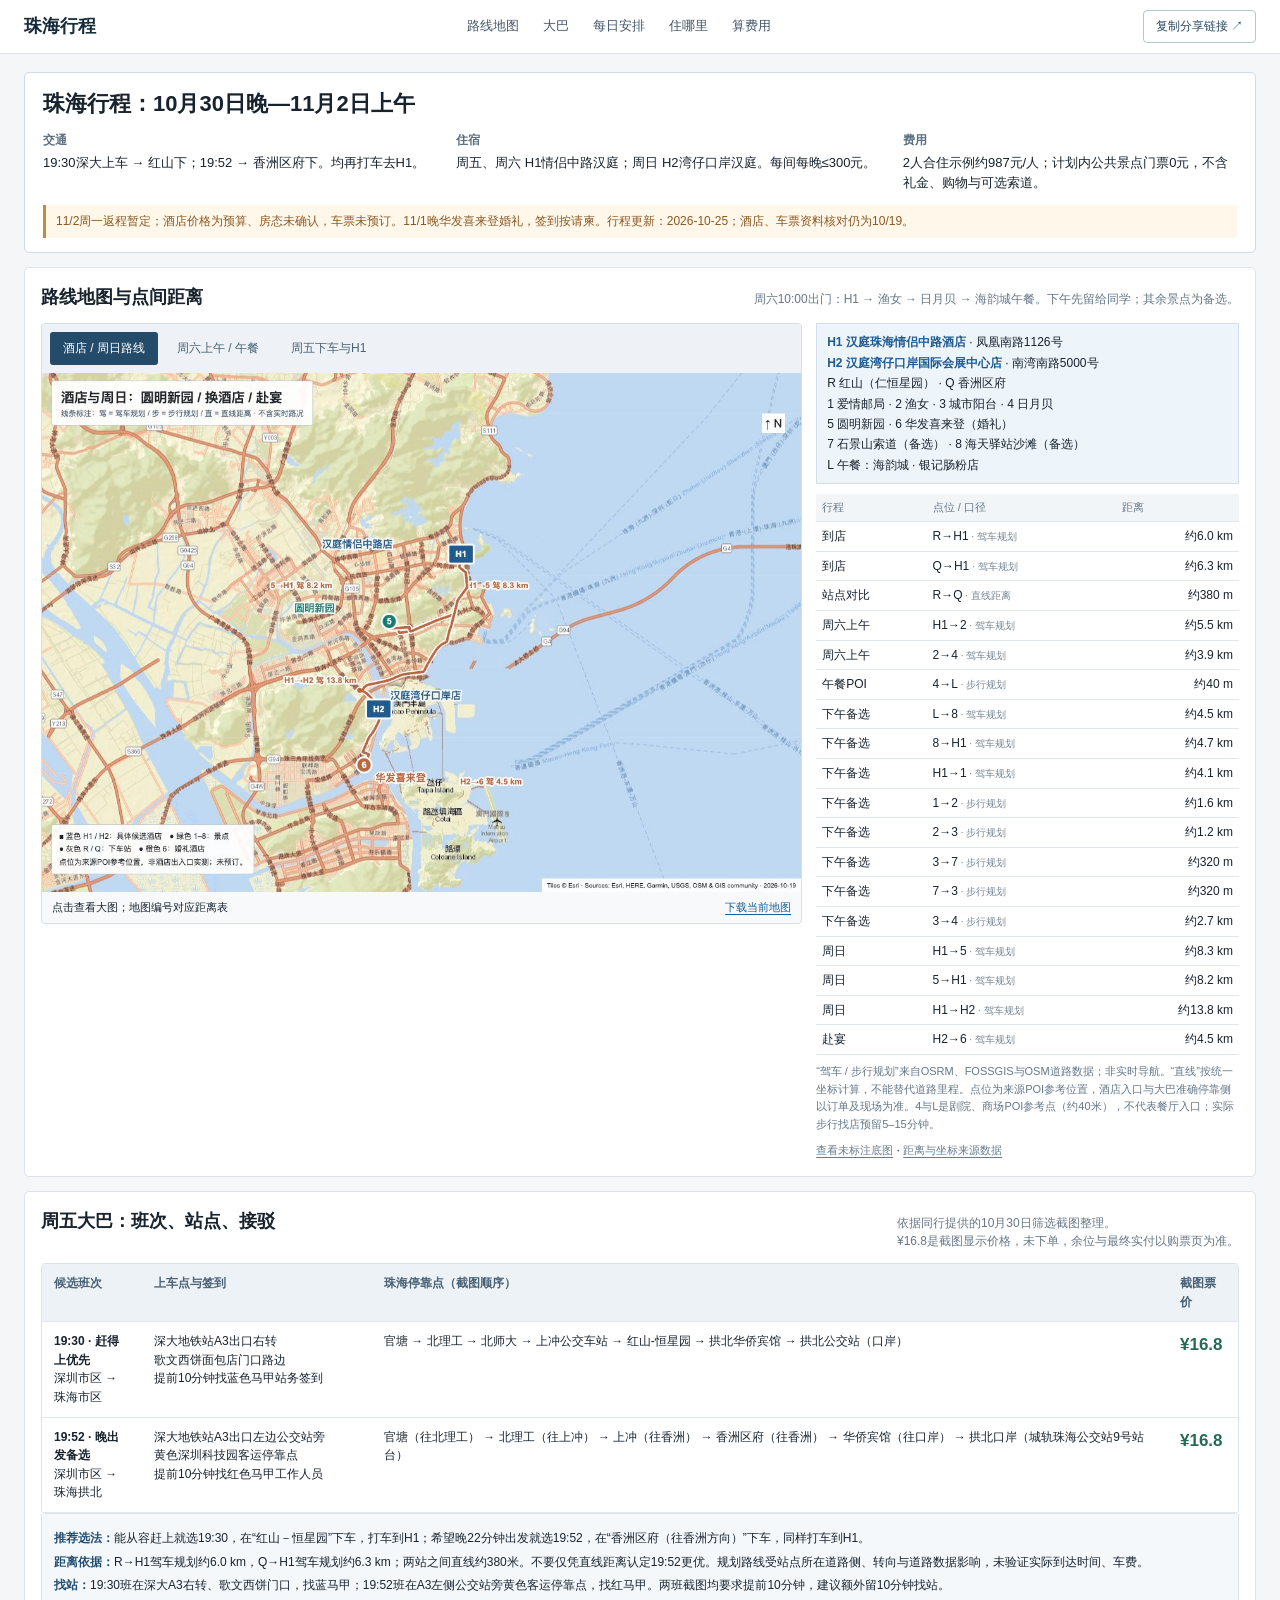
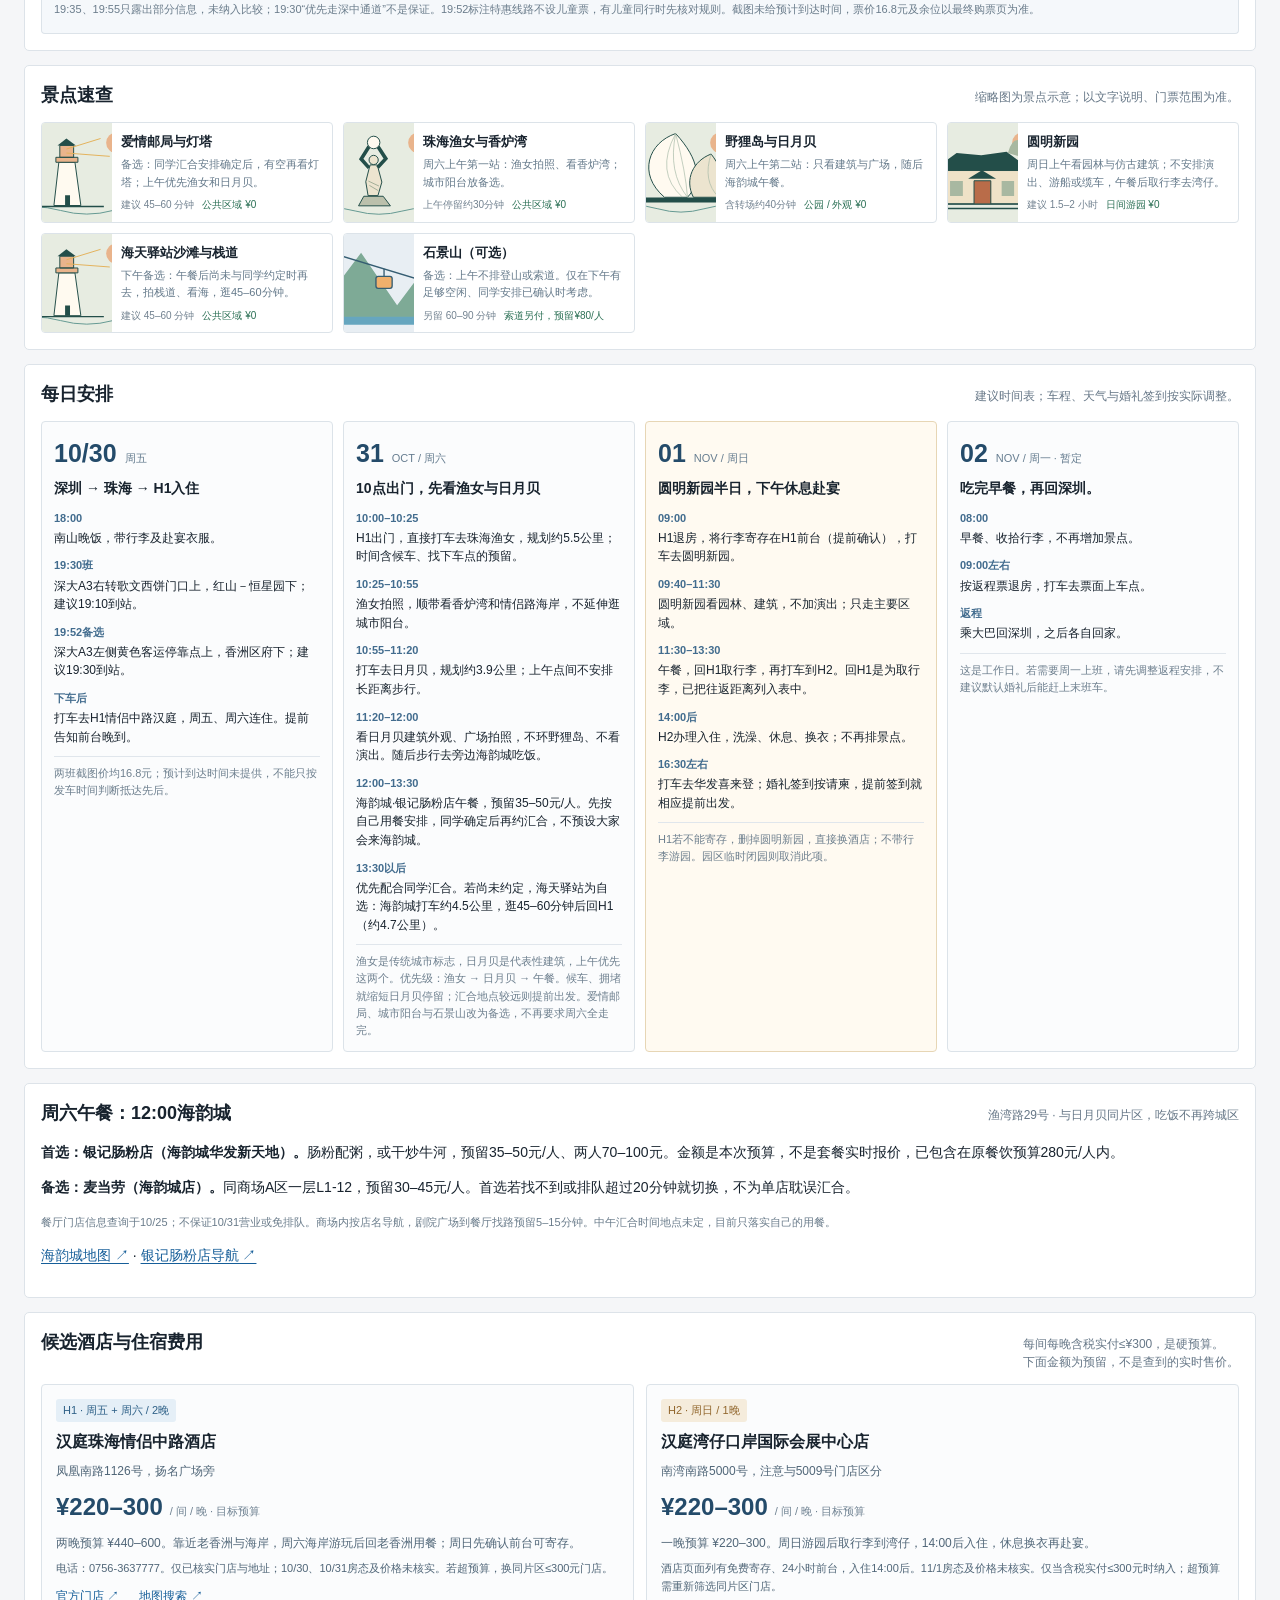
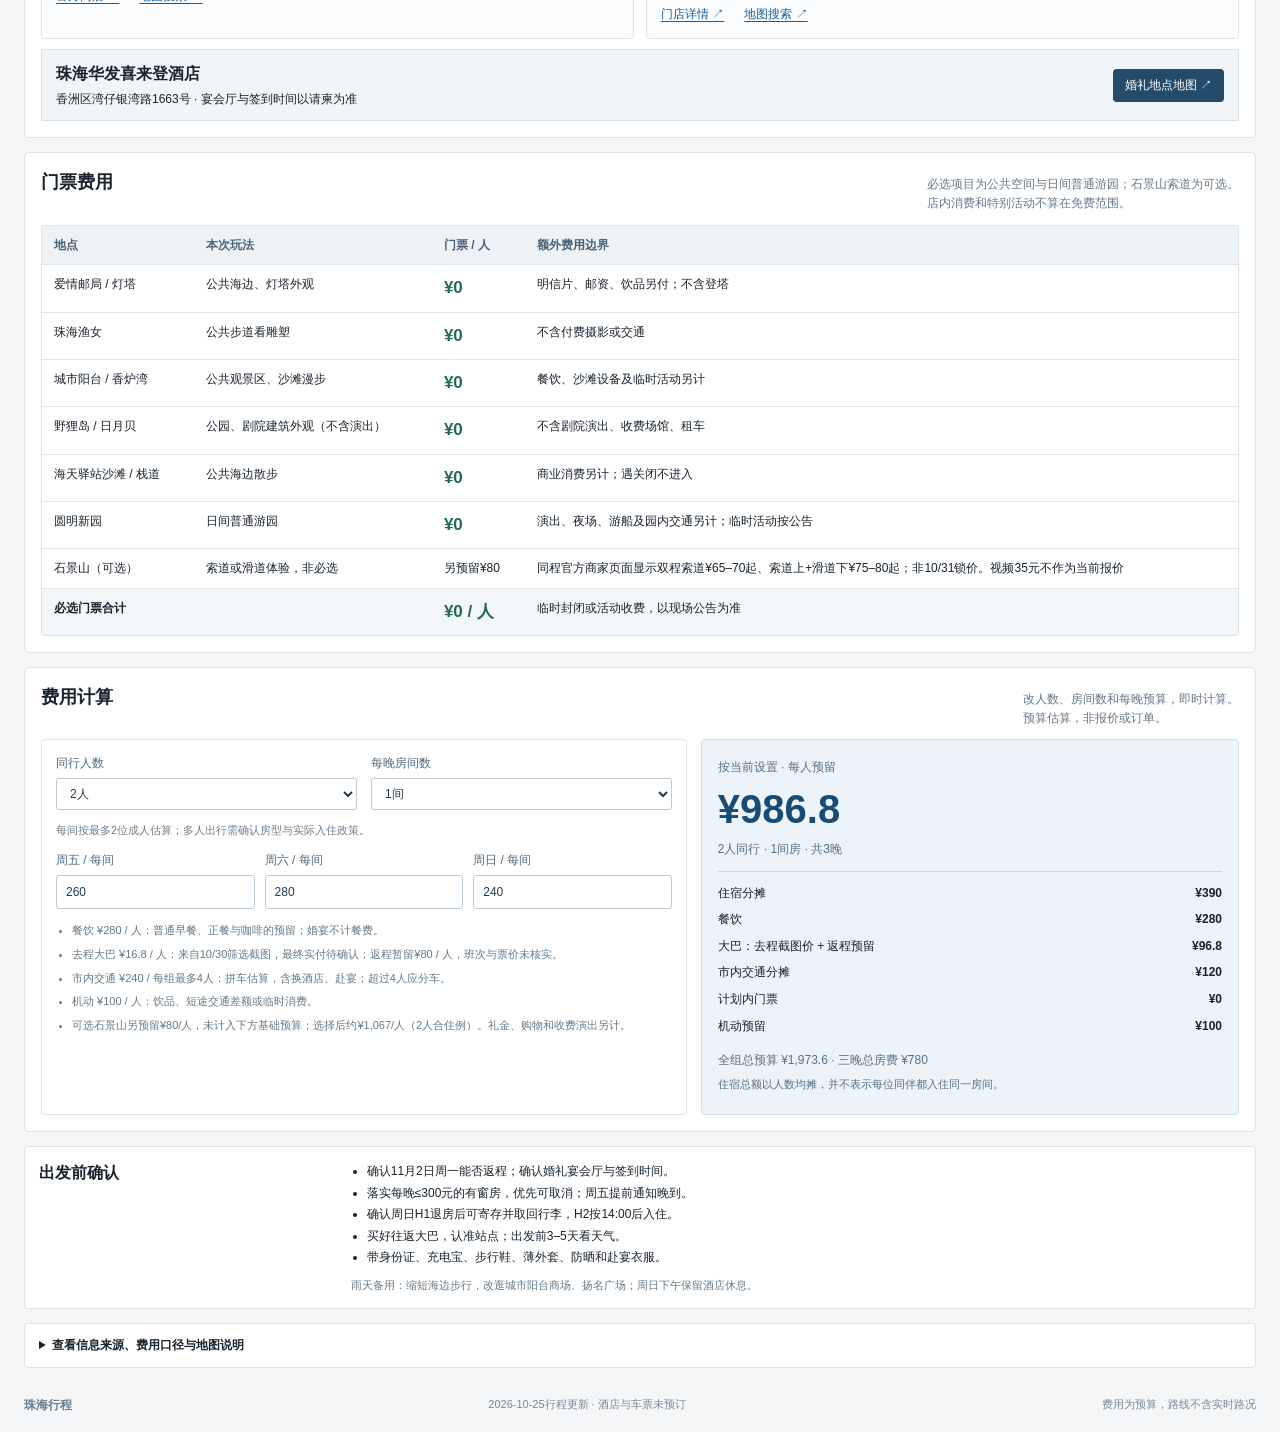
<file: index.html>
<!doctype html>
<html lang="zh-CN"><head><meta charset="utf-8"><meta name="viewport" content="width=device-width,initial-scale=1"><meta name="theme-color" content="#254c43"><meta name="description" content="2026年10月30日晚至11月2日，深圳出发的珠海周末旅行计划：真实地图截图与路线标记、景点示意、每晚300元以内住宿预算及费用计算。"><title>珠海行程｜10/30—11/2｜交通、酒店与距离</title><link rel="icon" href="assets/shell.svg" type="image/svg+xml"><link rel="stylesheet" href="style.css?v=20261025-am1"><script src="app.js?v=20261025-am1" defer></script></head>
<body><header><a class="brand" href="#">珠海行程</a><nav aria-label="页面导航"><a href="#route">路线地图</a><a href="#bus">大巴</a><a href="#days">每日安排</a><a href="#stay">住哪里</a><a href="#budget">算费用</a></nav><button class="share" id="share">复制分享链接 ↗</button></header>
<main><section class="summary-panel" aria-label="行程摘要"><h1>珠海行程：10月30日晚—11月2日上午</h1><div class="summary-grid"><p><b>交通</b>19:30深大上车 → 红山下；19:52 → 香洲区府下。均再打车去H1。</p><p><b>住宿</b>周五、周六 H1情侣中路汉庭；周日 H2湾仔口岸汉庭。每间每晚≤300元。</p><p><b>费用</b>2人合住示例约987元/人；计划内公共景点门票0元，不含礼金、购物与可选索道。</p></div><p class="summary-note">11/2周一返程暂定；酒店价格为预算、房态未确认，车票未预订。11/1晚华发喜来登婚礼，签到按请柬。行程更新：2026-10-25；酒店、车票资料核对仍为10/19。</p></section>
<section id="route"><div class="section-head"><h2>路线地图与点间距离</h2><p>周六10:00出门：H1 → 渔女 → 日月贝 → 海韵城午餐。下午先留给同学；其余景点为备选。</p></div><div class="map-layout"><div class="map-frame"><div class="tabs" role="group" aria-label="地图视图"><button class="active" data-map="overview" aria-pressed="true">酒店 / 周日路线</button><button data-map="coast" aria-pressed="false">周六上午 / 午餐</button><button data-map="arrival" aria-pressed="false">周五下车与H1</button></div><a id="map-open" href="assets/map-overview.jpg?v=20261025-am1" target="_blank" rel="noopener"><img id="route-map" src="assets/map-overview.jpg?v=20261025-am1" alt="珠海全程路线图，标注H1情侣中路汉庭、H2湾仔口岸汉庭、景点、婚礼地点与点间规划距离" width="1200" height="820"></a><div class="map-caption"><span>点击查看大图；地图编号对应距离表</span><a id="map-download" href="assets/map-overview.jpg?v=20261025-am1" download>下载当前地图</a></div></div><aside class="distance-panel"><div class="hotel-key"><b>H1 汉庭珠海情侣中路酒店</b> · 凤凰南路1126号<br><b>H2 汉庭湾仔口岸国际会展中心店</b> · 南湾南路5000号<br>R 红山（仁恒星园） · Q 香洲区府<br>1 爱情邮局 · 2 渔女 · 3 城市阳台 · 4 日月贝<br>5 圆明新园 · 6 华发喜来登（婚礼）<br>7 石景山索道（备选） · 8 海天驿站沙滩（备选）<br>L 午餐：海韵城 · 银记肠粉店</div><table class="distance-table"><thead><tr><th>行程</th><th>点位 / 口径</th><th>距离</th></tr></thead><tbody><tr><td>到店</td><td>R→H1<span class="route-mode"> · 驾车规划</span></td><td>约6.0 km</td></tr><tr><td>到店</td><td>Q→H1<span class="route-mode"> · 驾车规划</span></td><td>约6.3 km</td></tr><tr><td>站点对比</td><td>R→Q<span class="route-mode"> · 直线距离</span></td><td>约380 m</td></tr><tr><td>周六上午</td><td>H1→2<span class="route-mode"> · 驾车规划</span></td><td>约5.5 km</td></tr><tr><td>周六上午</td><td>2→4<span class="route-mode"> · 驾车规划</span></td><td>约3.9 km</td></tr><tr><td>午餐POI</td><td>4→L<span class="route-mode"> · 步行规划</span></td><td>约40 m</td></tr><tr><td>下午备选</td><td>L→8<span class="route-mode"> · 驾车规划</span></td><td>约4.5 km</td></tr><tr><td>下午备选</td><td>8→H1<span class="route-mode"> · 驾车规划</span></td><td>约4.7 km</td></tr><tr><td>下午备选</td><td>H1→1<span class="route-mode"> · 驾车规划</span></td><td>约4.1 km</td></tr><tr><td>下午备选</td><td>1→2<span class="route-mode"> · 步行规划</span></td><td>约1.6 km</td></tr><tr><td>下午备选</td><td>2→3<span class="route-mode"> · 步行规划</span></td><td>约1.2 km</td></tr><tr><td>下午备选</td><td>3→7<span class="route-mode"> · 步行规划</span></td><td>约320 m</td></tr><tr><td>下午备选</td><td>7→3<span class="route-mode"> · 步行规划</span></td><td>约320 m</td></tr><tr><td>下午备选</td><td>3→4<span class="route-mode"> · 步行规划</span></td><td>约2.7 km</td></tr><tr><td>周日</td><td>H1→5<span class="route-mode"> · 驾车规划</span></td><td>约8.3 km</td></tr><tr><td>周日</td><td>5→H1<span class="route-mode"> · 驾车规划</span></td><td>约8.2 km</td></tr><tr><td>周日</td><td>H1→H2<span class="route-mode"> · 驾车规划</span></td><td>约13.8 km</td></tr><tr><td>赴宴</td><td>H2→6<span class="route-mode"> · 驾车规划</span></td><td>约4.5 km</td></tr></tbody></table><p class="map-note">“驾车 / 步行规划”来自OSRM、FOSSGIS与OSM道路数据；非实时导航。“直线”按统一坐标计算，不能替代道路里程。点位为来源POI参考位置，酒店入口与大巴准确停靠侧以订单及现场为准。4与L是剧院、商场POI参考点（约40米），不代表餐厅入口；实际步行找店预留5–15分钟。</p><a class="small" href="map-base.html">查看未标注底图</a> · <a class="small" href="assets/route-data.json" target="_blank" rel="noopener">距离与坐标来源数据</a></aside></div></section>
<section id="bus"><div class="section-head"><div><h2>周五大巴：班次、站点、接驳</h2></div><p>依据同行提供的10月30日筛选截图整理。<br>¥16.8是截图显示价格，未下单，余位与最终实付以购票页为准。</p></div><div class="table-wrap"><table class="bus-table"><thead><tr><th>候选班次</th><th>上车点与签到</th><th>珠海停靠点（截图顺序）</th><th>截图票价</th></tr></thead><tbody><tr><td><b>19:30 · 赶得上优先</b><br>深圳市区 → 珠海市区</td><td>深大地铁站A3出口右转<br>歌文西饼面包店门口路边<br>提前10分钟找蓝色马甲站务签到</td><td>官塘 → 北理工 → 北师大 → 上冲公交车站 → 红山-恒星园 → 拱北华侨宾馆 → 拱北公交站（口岸）</td><td class="free">¥16.8</td></tr><tr><td><b>19:52 · 晚出发备选</b><br>深圳市区 → 珠海拱北</td><td>深大地铁站A3出口左边公交站旁<br>黄色深圳科技园客运停靠点<br>提前10分钟找红色马甲工作人员</td><td>官塘（往北理工） → 北理工（往上冲） → 上冲（往香洲） → 香洲区府（往香洲） → 华侨宾馆（往口岸） → 拱北口岸（城轨珠海公交站9号站台）</td><td class="free">¥16.8</td></tr></tbody></table></div><div class="bus-note"><p><strong>推荐选法：</strong>能从容赶上就选19:30，在“红山－恒星园”下车，打车到H1；希望晚22分钟出发就选19:52，在“香洲区府（往香洲方向）”下车，同样打车到H1。</p><p><strong>距离依据：</strong>R→H1驾车规划约6.0 km，Q→H1驾车规划约6.3 km；两站之间直线约380米。不要仅凭直线距离认定19:52更优。规划路线受站点所在道路侧、转向与道路数据影响，未验证实际到达时间、车费。</p><p><strong>找站：</strong>19:30班在深大A3右转、歌文西饼门口，找蓝马甲；19:52班在A3左侧公交站旁黄色客运停靠点，找红马甲。两班截图均要求提前10分钟，建议额外留10分钟找站。</p><p class="small">19:35、19:55只露出部分信息，未纳入比较；19:30“优先走深中通道”不是保证。19:52标注特惠线路不设儿童票，有儿童同行时先核对规则。截图未给预计到达时间，票价16.8元及余位以最终购票页为准。</p></div></section>
<section id="spots"><div class="section-head"><div><h2>景点速查</h2></div><p>缩略图为景点示意；以文字说明、门票范围为准。</p></div><div class="spot-grid">
<article class="spot"><img src="assets/lighthouse.svg" alt="爱情邮局白色灯塔轮廓示意" loading="lazy"><div><h3>爱情邮局与灯塔</h3><p>备选：同学汇合安排确定后，有空再看灯塔；上午优先渔女和日月贝。</p><div class="spot-foot"><span>建议 45–60 分钟</span><b>公共区域 ¥0</b></div></div></article>
<article class="spot"><img src="assets/fisher.svg" alt="珠海渔女举珠雕塑轮廓示意" loading="lazy"><div><h3>珠海渔女与香炉湾</h3><p>周六上午第一站：渔女拍照、看香炉湾；城市阳台放备选。</p><div class="spot-foot"><span>上午停留约30分钟</span><b>公共区域 ¥0</b></div></div></article>
<article class="spot"><img src="assets/shell.svg" alt="日月贝歌剧院双贝壳轮廓示意" loading="lazy"><div><h3>野狸岛与日月贝</h3><p>周六上午第二站：只看建筑与广场，随后海韵城午餐。</p><div class="spot-foot"><span>含转场约40分钟</span><b>公园 / 外观 ¥0</b></div></div></article>
<article class="spot"><img src="assets/village.svg" alt="仿古院落轮廓示意（非圆明新园实景）" loading="lazy"><div><h3>圆明新园</h3><p>周日上午看园林与仿古建筑；不安排演出、游船或缆车，午餐后取行李去湾仔。</p><div class="spot-foot"><span>建议 1.5–2 小时</span><b>日间游园 ¥0</b></div></div></article>
<article class="spot"><img src="assets/lighthouse.svg" alt="海岸示意（非海天栈道实景）" loading="lazy"><div><h3>海天驿站沙滩与栈道</h3><p>下午备选：午餐后尚未与同学约定时再去，拍栈道、看海，逛45–60分钟。</p><div class="spot-foot"><span>建议 45–60 分钟</span><b>公共区域 ¥0</b></div></div></article><article class="spot"><img src="assets/mountain.svg" alt="石景山观景与索道轮廓示意" loading="lazy"><div><h3>石景山（可选）</h3><p>备选：上午不排登山或索道。仅在下午有足够空闲、同学安排已确认时考虑。</p><div class="spot-foot"><span>另留 60–90 分钟</span><b>索道另付，预留¥80/人</b></div></div></article></div></section>
<section id="days"><div class="section-head"><div><h2>每日安排</h2></div><p>建议时间表；车程、天气与婚礼签到按实际调整。</p></div><div class="day-grid">
<article class="day"><div class="day-date"><strong>10/30</strong><span>周五</span></div><h3>深圳 → 珠海 → H1入住</h3><ul><li><time>18:00</time><div>南山晚饭，带行李及赴宴衣服。</div></li><li><time>19:30班</time><div>深大A3右转歌文西饼门口上，红山－恒星园下；建议19:10到站。</div></li><li><time>19:52备选</time><div>深大A3左侧黄色客运停靠点上，香洲区府下；建议19:30到站。</div></li><li><time>下车后</time><div>打车去H1情侣中路汉庭，周五、周六连住。提前告知前台晚到。</div></li></ul><p class="day-tip">两班截图价均16.8元；预计到达时间未提供，不能只按发车时间判断抵达先后。</p></article>
<article class="day"><div class="day-date"><strong>31</strong><span>OCT / 周六</span></div><h3>10点出门，先看渔女与日月贝</h3><ul><li><time>10:00–10:25</time><div>H1出门，直接打车去珠海渔女，规划约5.5公里；时间含候车、找下车点的预留。</div></li><li><time>10:25–10:55</time><div>渔女拍照，顺带看香炉湾和情侣路海岸，不延伸逛城市阳台。</div></li><li><time>10:55–11:20</time><div>打车去日月贝，规划约3.9公里；上午点间不安排长距离步行。</div></li><li><time>11:20–12:00</time><div>看日月贝建筑外观、广场拍照，不环野狸岛、不看演出。随后步行去旁边海韵城吃饭。</div></li><li><time>12:00–13:30</time><div>海韵城·银记肠粉店午餐，预留35–50元/人。先按自己用餐安排，同学确定后再约汇合，不预设大家会来海韵城。</div></li><li><time>13:30以后</time><div>优先配合同学汇合。若尚未约定，海天驿站为自选：海韵城打车约4.5公里，逛45–60分钟后回H1（约4.7公里）。</div></li></ul><p class="day-tip">渔女是传统城市标志，日月贝是代表性建筑，上午优先这两个。优先级：渔女 → 日月贝 → 午餐。候车、拥堵就缩短日月贝停留；汇合地点较远则提前出发。爱情邮局、城市阳台与石景山改为备选，不再要求周六全走完。</p></article>
<article class="day wedding-day"><div class="day-date"><strong>01</strong><span>NOV / 周日</span></div><h3>圆明新园半日，下午休息赴宴</h3><ul><li><time>09:00</time><div>H1退房，将行李寄存在H1前台（提前确认），打车去圆明新园。</div></li><li><time>09:40–11:30</time><div>圆明新园看园林、建筑，不加演出；只走主要区域。</div></li><li><time>11:30–13:30</time><div>午餐，回H1取行李，再打车到H2。回H1是为取行李，已把往返距离列入表中。</div></li><li><time>14:00后</time><div>H2办理入住，洗澡、休息、换衣；不再排景点。</div></li><li><time>16:30左右</time><div>打车去华发喜来登；婚礼签到按请柬，提前签到就相应提前出发。</div></li></ul><p class="day-tip">H1若不能寄存，删掉圆明新园，直接换酒店；不带行李游园。园区临时闭园则取消此项。</p></article>
<article class="day"><div class="day-date"><strong>02</strong><span>NOV / 周一 · 暂定</span></div><h3>吃完早餐，再回深圳。</h3><ul><li><time>08:00</time><div>早餐、收拾行李，不再增加景点。</div></li><li><time>09:00左右</time><div>按返程票退房，打车去票面上车点。</div></li><li><time>返程</time><div>乘大巴回深圳，之后各自回家。</div></li></ul><p class="day-tip">这是工作日。若需要周一上班，请先调整返程安排，不建议默认婚礼后能赶上末班车。</p></article>
</div></section>
<section id="lunch"><div class="section-head"><h2>周六午餐：12:00海韵城</h2><p>渔湾路29号 · 与日月贝同片区，吃饭不再跨城区</p></div><p><b>首选：银记肠粉店（海韵城华发新天地）。</b>肠粉配粥，或干炒牛河，预留35–50元/人、两人70–100元。金额是本次预算，不是套餐实时报价，已包含在原餐饮预算280元/人内。</p><p><b>备选：麦当劳（海韵城店）。</b>同商场A区一层L1-12，预留30–45元/人。首选若找不到或排队超过20分钟就切换，不为单店耽误汇合。</p><p class="small">餐厅门店信息查询于10/25；不保证10/31营业或免排队。商场内按店名导航，剧院广场到餐厅找路预留5–15分钟。中午汇合时间地点未定，目前只落实自己的用餐。</p><p><a href="https://www.amap.com/place/B0FFI4GTSH" target="_blank" rel="noopener">海韵城地图 ↗</a> · <a href="https://www.amap.com/search?query=银记肠粉海韵城华发新天地" target="_blank" rel="noopener">银记肠粉店导航 ↗</a></p></section>
<section id="stay"><div class="section-head"><div><h2>候选酒店与住宿费用</h2></div><p>每间每晚含税实付≤¥300，是硬预算。<br>下面金额为预留，不是查到的实时售价。</p></div><div class="stay-grid"><article class="stay-card"><span class="pill">H1 · 周五 + 周六 / 2晚</span><h3>汉庭珠海情侣中路酒店</h3><p>凤凰南路1126号，扬名广场旁</p><div class="price">¥220–300<span>/ 间 / 晚 · 目标预算</span></div><p>两晚预算 ¥440–600。靠近老香洲与海岸，周六海岸游玩后回老香洲用餐；周日先确认前台可寄存。</p><p class="small">电话：0756-3637777。仅已核实门店与地址；10/30、10/31房态及价格未核实。若超预算，换同片区≤300元门店。</p><div class="stay-links"><a href="https://m.huazhu.com/Hotel/Detail/5190003" target="_blank" rel="noopener">官方门店 ↗</a><a href="https://www.amap.com/search?query=汉庭珠海情侣中路酒店" target="_blank" rel="noopener">地图搜索 ↗</a></div></article><article class="stay-card"><span class="pill orange">H2 · 周日 / 1晚</span><h3>汉庭湾仔口岸国际会展中心店</h3><p>南湾南路5000号，注意与5009号门店区分</p><div class="price">¥220–300<span>/ 间 / 晚 · 目标预算</span></div><p>一晚预算 ¥220–300。周日游园后取行李到湾仔，14:00后入住，休息换衣再赴宴。</p><p class="small">酒店页面列有免费寄存、24小时前台，入住14:00后。11/1房态及价格未核实。仅当含税实付≤300元时纳入；超预算需重新筛选同片区门店。</p><div class="stay-links"><a href="https://hotels.corporatetravel.ctrip.com/hotels/131944009.html" target="_blank" rel="noopener">门店详情 ↗</a><a href="https://www.amap.com/search?query=汉庭酒店珠海湾仔口岸国际会展中心店南湾南路5000号" target="_blank" rel="noopener">地图搜索 ↗</a></div></article></div><div class="wedding-banner"><div><h3>珠海华发喜来登酒店</h3><p>香洲区湾仔银湾路1663号 · 宴会厅与签到时间以请柬为准</p></div><a class="button" href="https://www.amap.com/place/B0FFFEIYX7" target="_blank" rel="noopener">婚礼地点地图 ↗</a></div></section>
<section id="tickets"><div class="section-head"><div><h2>门票费用</h2></div><p>必选项目为公共空间与日间普通游园；石景山索道为可选。<br>店内消费和特别活动不算在免费范围。</p></div><div class="table-wrap"><table><thead><tr><th>地点</th><th>本次玩法</th><th>门票 / 人</th><th>额外费用边界</th></tr></thead><tbody><tr><td>爱情邮局 / 灯塔</td><td>公共海边、灯塔外观</td><td class="free">¥0</td><td>明信片、邮资、饮品另付；不含登塔</td></tr><tr><td>珠海渔女</td><td>公共步道看雕塑</td><td class="free">¥0</td><td>不含付费摄影或交通</td></tr><tr><td>城市阳台 / 香炉湾</td><td>公共观景区、沙滩漫步</td><td class="free">¥0</td><td>餐饮、沙滩设备及临时活动另计</td></tr><tr><td>野狸岛 / 日月贝</td><td>公园、剧院建筑外观（不含演出）</td><td class="free">¥0</td><td>不含剧院演出、收费场馆、租车</td></tr><tr><td>海天驿站沙滩 / 栈道</td><td>公共海边散步</td><td class="free">¥0</td><td>商业消费另计；遇关闭不进入</td></tr><tr><td>圆明新园</td><td>日间普通游园</td><td class="free">¥0</td><td>演出、夜场、游船及园内交通另计；临时活动按公告</td></tr><tr><td>石景山（可选）</td><td>索道或滑道体验，非必选</td><td>另预留¥80</td><td>同程官方商家页面显示双程索道¥65–70起、索道上+滑道下¥75–80起；非10/31锁价。视频35元不作为当前报价</td></tr></tbody><tfoot><tr><th colspan="2">必选门票合计</th><td class="free">¥0 / 人</td><td>临时封闭或活动收费，以现场公告为准</td></tr></tfoot></table></div></section>
<section id="budget"><div class="section-head"><div><h2>费用计算</h2></div><p>改人数、房间数和每晚预算，即时计算。<br>预算估算，非报价或订单。</p></div><div class="budget-layout"><div class="budget-controls"><div class="control-row"><label>同行人数<select id="people"><option value="1">1人</option><option value="2" selected>2人</option><option value="3">3人</option><option value="4">4人</option></select></label><label>每晚房间数<select id="rooms"><option value="1" selected>1间</option><option value="2">2间</option><option value="3">3间</option><option value="4">4间</option></select></label></div><p class="small">每间按最多2位成人估算；多人出行需确认房型与实际入住政策。</p><div class="night-inputs"><label>周五 / 每间<input id="fri" type="number" min="0" max="300" value="260" step="10"></label><label>周六 / 每间<input id="sat" type="number" min="0" max="300" value="280" step="10"></label><label>周日 / 每间<input id="sun" type="number" min="0" max="300" value="240" step="10"></label></div><p id="budget-warning" role="status" class="warning" hidden></p><ul class="assumptions"><li>餐饮 ¥280 / 人：普通早餐、正餐与咖啡的预留；婚宴不计餐费。</li><li>去程大巴 ¥16.8 / 人：来自10/30筛选截图，最终实付待确认；返程暂留¥80 / 人，班次与票价未核实。</li><li>市内交通 ¥240 / 每组最多4人：拼车估算，含换酒店、赴宴；超过4人应分车。</li><li>机动 ¥100 / 人：饮品、短途交通差额或临时消费。</li><li>可选石景山另预留¥80/人，未计入下方基础预算；选择后约¥1,067/人（2人合住例）。礼金、购物和收费演出另计。</li></ul></div><div class="budget-result" aria-live="polite"><span>按当前设置 · 每人预留</span><div class="total" id="per-person">¥986.8</div><p id="summary">2人同行 · 1间房 · 共3晚</p><dl><div><dt>住宿分摊</dt><dd id="room-share">¥390</dd></div><div><dt>餐饮</dt><dd>¥280</dd></div><div><dt>大巴：去程截图价 + 返程预留</dt><dd>¥96.8</dd></div><div><dt>市内交通分摊</dt><dd id="taxi-share">¥120</dd></div><div><dt>计划内门票</dt><dd>¥0</dd></div><div><dt>机动预留</dt><dd>¥100</dd></div></dl><p id="group-total">全组总预算 ¥1,973.6 · 三晚总房费 ¥780</p><p class="small">住宿总额以人数均摊，并不表示每位同伴都入住同一房间。</p></div></div></section>
<section class="prep"><div><h2>出发前确认</h2></div><div><ul><li>确认11月2日周一能否返程；确认婚礼宴会厅与签到时间。</li><li>落实每晚≤300元的有窗房，优先可取消；周五提前通知晚到。</li><li>确认周日H1退房后可寄存并取回行李，H2按14:00后入住。</li><li>买好往返大巴，认准站点；出发前3–5天看天气。</li><li>带身份证、充电宝、步行鞋、薄外套、防晒和赴宴衣服。</li></ul><p>雨天备用：缩短海边步行，改逛城市阳台商场、扬名广场；周日下午保留酒店休息。</p></div></section>
<details class="sources"><summary>查看信息来源、费用口径与地图说明</summary><div><p>行程调整：2026-10-25；餐厅资料查询：10/25；酒店与既有票务资料核对：10/19。酒店是推荐候选，预算不是实时询价；车次、票价、天气、景点当日开放仍需出发前确认。</p><ul><li>渔女与日月贝选作上午地标：<a href="https://gd.spb.gov.cn/gdsyzglj/c100057/c100061/202604/9c30d4697d2844d5b480172d92b69ea8.shtml">广东省邮政管理局城市地标介绍</a>。餐厅位置：<a href="https://www.openrice.com/zh-cn/zhuhai/l-%E6%B5%B7%E9%9F%B5%E5%9F%8E%E5%8D%8E%E5%8F%91%E6%96%B0%E5%A4%A9%E5%9C%B0-l32230">海韵城商户目录</a>（含银记）；<a href="https://www.mcdonalds.com.cn/page/giftcard-available-stores">麦当劳官方门店地址</a>。餐费为预算，非菜单报价。</li><li><a href="https://www.xiaohongshu.com/discovery/item/69c1792400000000230178bc">小红书参考视频</a>：已核对字幕与画面，按婚礼约束改编；视频、截图未转载。</li><li><a href="https://m.zh.bendibao.com/tour/81270.shtm">圆明新园日间免费及收费项目说明</a>（2026-02-28，来源标注圆明新园）；<a href="https://m.ly.com/scenery_1/detail/?sceneryId=665037">同程官方商家索道票参考</a>，仅为查询时页面起价。</li><li><a href="https://m.city8.com/zh/transport/85brjy705w3ab064ca" target="_blank" rel="noopener">香洲区府站位置参考</a>；结合酒店实际坐标对比R、Q下车点；道路里程为规划服务估算，不能由直线距离判定19:52更优。</li><li>酒店H1坐标来自华住官方门店页面；H2来自携程页面的BD-09酒店位置。坐标统一转换为WGS84，原始坐标与来源保存在<a href="assets/route-data.json">来源数据</a>。</li><li>路线规划：<a href="https://project-osrm.org/">OSRM</a>（驾车）、<a href="https://routing.openstreetmap.de/">FOSSGIS</a>（步行），底层为OSM道路数据；不含实时路况。城市阳台使用东区停车场POI作为集合位置参考；海天驿站使用沙滩POI，栈道入口按现场导航。索道标记为山下参考点，不含上山路程。</li><li>同行提供的购票截图：日期选中10月30日周五；完整展示19:30、19:52两班及¥16.8票价，页面标注数据来源“车盈网”。仅为截图时状态，不代表已出票或实时余位。</li><li><a href="https://m.huazhu.com/Hotel/Detail/5190003" target="_blank" rel="noopener">华住：情侣中路汉庭门店与地址</a></li><li><a href="https://hotels.corporatetravel.ctrip.com/hotels/131944009.html" target="_blank" rel="noopener">携程：湾仔口岸汉庭地址、寄存与入住政策</a></li><li><a href="https://www.marriott.com.cn/hotels/zuhzs-sheraton-zhuhai-hotel/overview/" target="_blank" rel="noopener">万豪：珠海华发喜来登官方位置</a></li><li><a href="https://chinatripprimer.com/zhuhai/attractions/zh-lovers-road" target="_blank" rel="noopener">情侣路公共空间免费游览参考</a>；非景区当日公告</li><li><a href="https://www.mywaychina.com/destinations/zhuhai/attractions/sun-moon-shell-theatre" target="_blank" rel="noopener">日月贝外观与演出票区别参考</a>；未采用该页面演出价格与时间</li><li><a href="https://citybus.dudubashi.com/routes/shenzhen-to-zhuhai" target="_blank" rel="noopener">大巴查询入口</a>：公开站点集合不能证明指定日期有班次</li></ul><p>地图：Tiles © Esri · Sources: Esri, HERE, Garmin, USGS, Intermap, INCREMENT P, NRCan, Esri Japan, METI, Esri China (Hong Kong), Esri Korea, Esri (Thailand), NGCC, (c) OpenStreetMap contributors, and the GIS User Community。<a href="https://services.arcgisonline.com/ArcGIS/rest/services/World_Street_Map/MapServer" target="_blank" rel="noopener">底图服务与完整来源</a>。以Esri World Street Map真实地图瓦片制作底图并截取网页，再叠加酒店和景点POI、编号、规划路线与距离。点位来源包含公开地图数据；高德点位转换后近似标注。H1 / H2使用酒店官方或预订平台返回的具体POI坐标，统一坐标系后标注；不是酒店门口实测。公共景点线路不等于驾车或步行路线；跨河、桥梁和道路通行以实时导航为准。</p><p>景点示意为原创SVG轮廓插画，不是实景照片；院落、海岸缩略图为类型示意，非具体建筑实测。公开页面仅保留“深圳南山”出发，不含个人住址或婚礼参与人信息。</p></div></details>
</main><footer><a class="brand" href="#">珠海行程</a><p>2026-10-25行程更新 · 酒店与车票未预订</p><span>费用为预算，路线不含实时路况</span></footer><div id="toast" role="status" hidden></div></body></html>
</file>
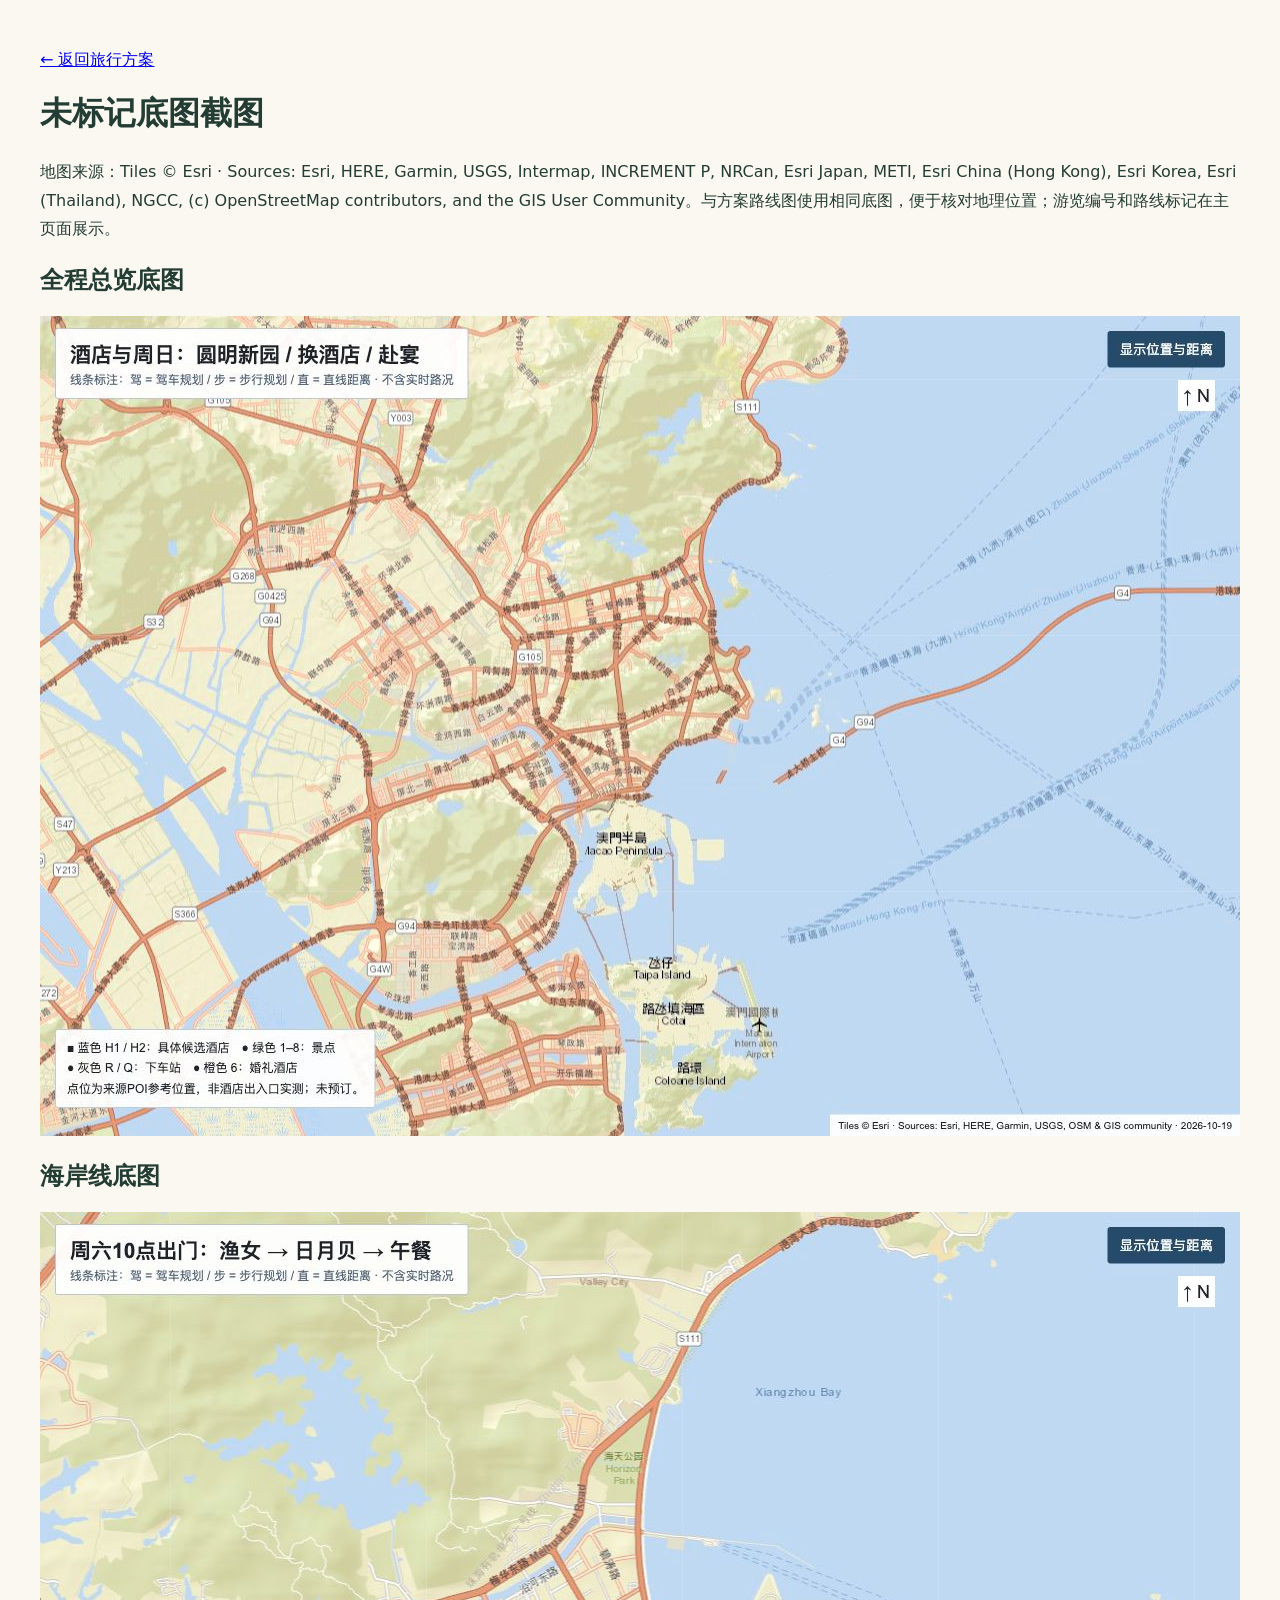
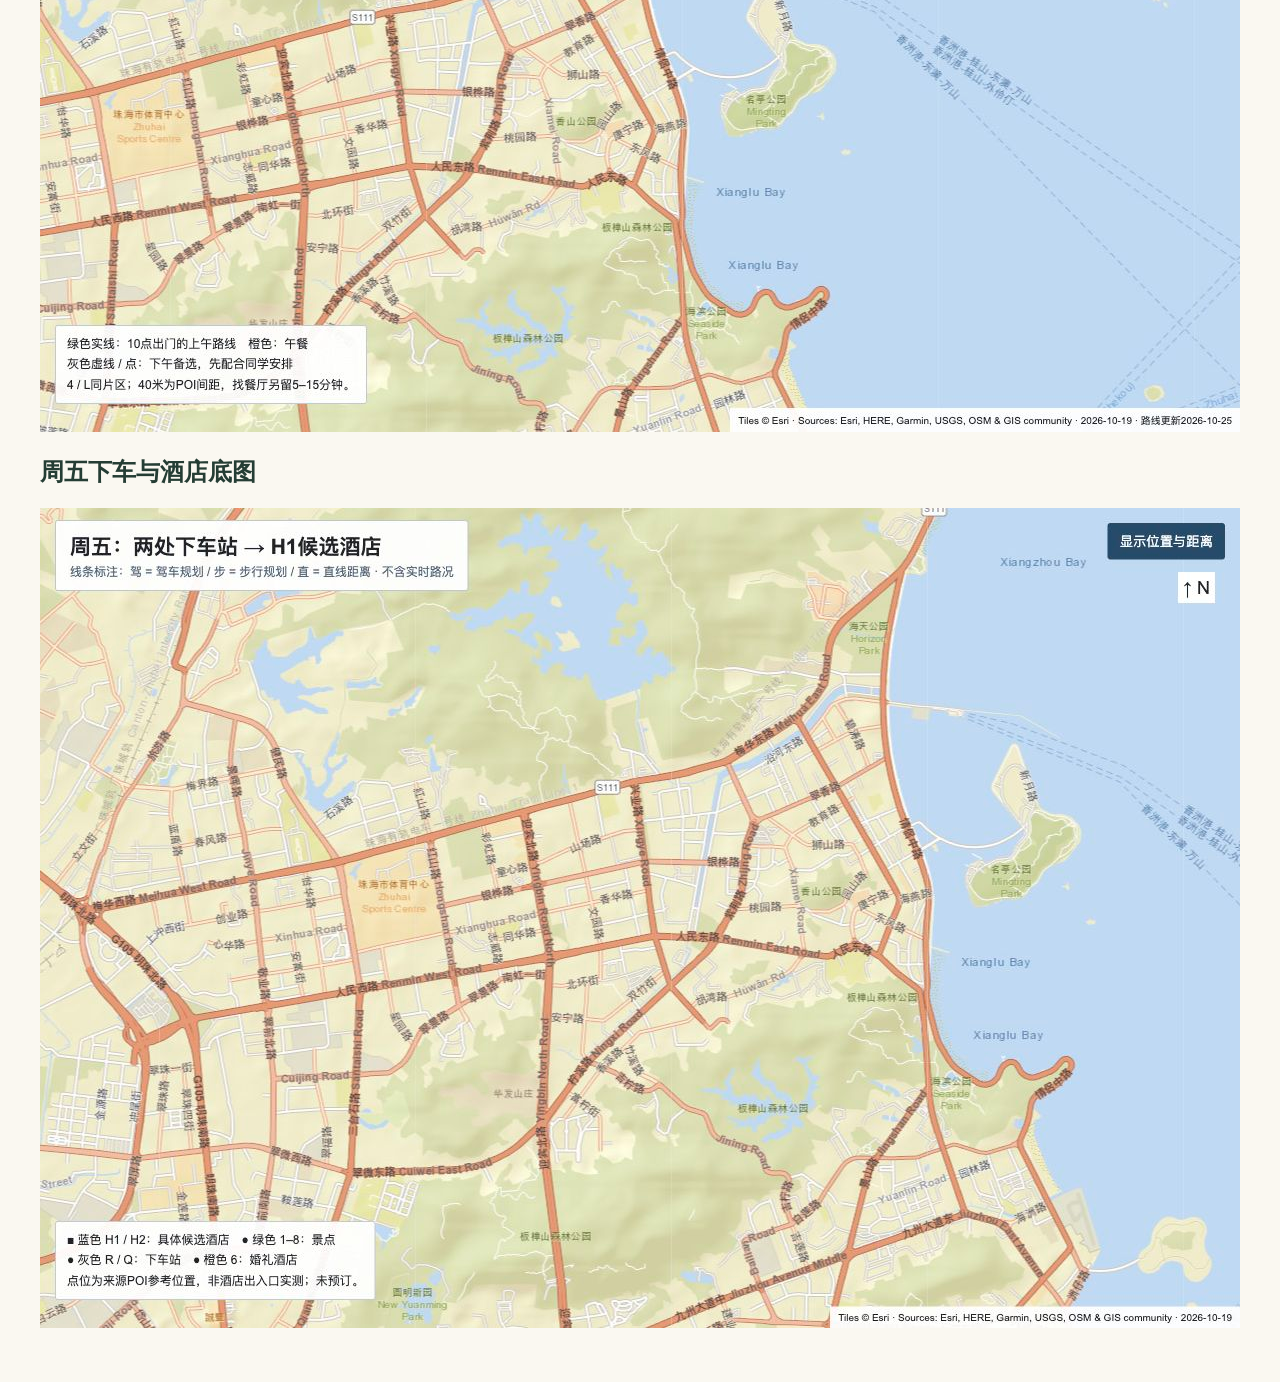
<file: map-base.html>
<!doctype html><html lang="zh-CN"><meta charset="utf-8"><meta name="viewport" content="width=device-width,initial-scale=1"><title>珠海地图底图截图</title><style>body{max-width:1200px;margin:30px auto;padding:20px;font-family:system-ui;background:#faf8f1;color:#243d34}img{width:100%;height:auto}p{line-height:1.8}</style><a href="index.html#route">← 返回旅行方案</a><h1>未标记底图截图</h1><p>地图来源：Tiles © Esri · Sources: Esri, HERE, Garmin, USGS, Intermap, INCREMENT P, NRCan, Esri Japan, METI, Esri China (Hong Kong), Esri Korea, Esri (Thailand), NGCC, (c) OpenStreetMap contributors, and the GIS User Community。与方案路线图使用相同底图，便于核对地理位置；游览编号和路线标记在主页面展示。</p><h2>全程总览底图</h2><img src="assets/map-overview-base.jpg" alt="珠海香洲、南屏与湾仔真实地图底图截图"><h2>海岸线底图</h2><img src="assets/map-coast-base.jpg" alt="珠海情侣路与野狸岛真实地图底图截图"><h2>周五下车与酒店底图</h2><img src="assets/map-arrival-base.jpg" alt="红山、香洲区府与酒店所在区域的未标注底图"></html>
</file>
<file: style.css>
*{box-sizing:border-box}html{scroll-behavior:smooth;scroll-padding-top:64px}body{margin:0;background:#f5f6f8;color:#18232e;font:14px/1.55 -apple-system,BlinkMacSystemFont,"PingFang SC","Microsoft YaHei",sans-serif}a{color:#165e99;text-underline-offset:3px}button,input,select{font:inherit}button{cursor:pointer}a:focus-visible,button:focus-visible,input:focus-visible,select:focus-visible,summary:focus-visible{outline:3px solid #3576ad;outline-offset:3px}header{height:54px;padding:0 24px;background:#fff;display:flex;align-items:center;justify-content:space-between;gap:18px;position:sticky;top:0;z-index:10;border-bottom:1px solid #dce1e8}.brand{font-size:18px;font-weight:650;text-decoration:none;color:#172b3a}.brand span,.eyebrow{display:none}nav{display:flex;gap:24px}nav a{text-decoration:none;font-size:13px;color:#42566a}.share{border:1px solid #b6c5d2;background:#fff;color:#29485e;border-radius:4px;padding:6px 12px;font-size:12px}main{max-width:1500px;margin:auto;padding:18px 24px}.summary-panel{padding:14px 18px;border:1px solid #cfdbe6;background:#fff;border-radius:5px;margin-bottom:14px}.summary-panel h1{font-size:22px;margin:0 0 10px}.summary-grid{display:grid;grid-template-columns:1.2fr 1.3fr 1fr;gap:12px}.summary-grid p{font-size:13px;margin:0}.summary-grid b{display:block;font-size:12px;color:#5c7082;margin-bottom:3px}.summary-note{font-size:12px;color:#8a5824;background:#fff7e9;padding:7px 10px;margin:12px 0 0;border-left:3px solid #c38a3f}section[id]{background:#fff;border:1px solid #dde3e9;border-radius:5px;padding:16px;margin:14px 0}.section-head{display:flex;align-items:baseline;justify-content:space-between;gap:18px;margin-bottom:12px}.section-head h2,.prep h2{font-size:18px;font-weight:650;margin:0}.section-head p{font-size:12px;color:#667787;margin:0}.map-layout{display:grid;grid-template-columns:minmax(0,1.8fr) minmax(340px,1fr);gap:14px;align-items:start}.map-frame{border:1px solid #d7dfe6;border-radius:4px;overflow:hidden;background:#f7f9fb}.tabs{display:flex;gap:6px;padding:8px;background:#eef2f6;flex-wrap:wrap}.tabs button{border:1px solid transparent;background:transparent;color:#496275;font-size:12px;padding:6px 12px;border-radius:3px}.tabs .active{background:#244b6a;color:#fff}.map-frame img{display:block;width:100%;height:auto}.map-caption{display:flex;justify-content:space-between;padding:7px 10px;font-size:11px}.distance-panel{font-size:12px}.distance-panel h3{margin:0 0 6px;font-size:14px}.map-note{font-size:11px;line-height:1.6;color:#647889;margin:8px 0}.hotel-key{background:#edf4fa;border:1px solid #d0dfeb;padding:8px 10px;line-height:1.7;margin-bottom:10px}.hotel-key b{color:#205b91}.distance-table{width:100%;border-collapse:collapse;font-size:12px}.distance-table td,.distance-table th{padding:5px 6px;border-bottom:1px solid #e0e6ec;text-align:left}.distance-table th{font-size:11px;color:#65798c;background:#f2f5f8;font-weight:500}.distance-table td:last-child{white-space:nowrap;text-align:right;font-variant-numeric:tabular-nums}.distance-table .route-mode{color:#768694;font-size:10px}.distance-table caption{text-align:left;padding:0 0 6px;font-size:12px;font-weight:600}.table-wrap{width:100%;overflow:auto;border:1px solid #dce3e9;border-radius:4px}table{border-collapse:collapse;width:100%;text-align:left;font-size:12px}th,td{padding:10px 12px;border-bottom:1px solid #e2e7ed;vertical-align:top}thead{background:#edf2f6;color:#486176}th{font-weight:600}tbody{background:#fff}tfoot{background:#f4f7f9}tfoot th,tfoot td{border-bottom:0}.free{font-size:17px;font-weight:600;color:#246c51;white-space:nowrap}.bus-table{min-width:790px}.bus-table th:first-child{width:100px}.bus-table th:nth-child(2){width:230px}.bus-table th:last-child{width:70px}.bus-note{font-size:12px;padding:10px 12px;background:#f5f8fb;border:1px solid #dce3e9;border-top:0;border-radius:0 0 4px 4px}.bus-note p{margin:5px 0}.bus-note strong{color:#234e72}.day-grid{display:grid;grid-template-columns:repeat(4,1fr);gap:10px}.day{border:1px solid #dce3e9;background:#fbfcfd;padding:12px;border-radius:4px}.day-date{display:flex;align-items:baseline;gap:8px}.day-date strong{font-size:25px;color:#244b6a;font-weight:650}.day-date span{font-size:11px;color:#667d90}.day h3{font-size:14px;font-weight:600;margin:5px 0 10px}.day ul{list-style:none;margin:0;padding:0}.day li{display:block;margin:0 0 10px;font-size:12px}.day time{display:block;font-size:11px;font-weight:600;color:#426c8e;margin-bottom:2px}.day-tip{border-top:1px solid #e0e6ec;padding-top:8px;margin:8px 0 0;font-size:11px;color:#6d7f8e}.wedding-day{background:#fffaf1;border-color:#e7d6b5}.stay-grid{display:grid;grid-template-columns:1fr 1fr;gap:12px}.stay-card{padding:14px;border:1px solid #dce3e9;background:#fbfcfd;border-radius:4px}.pill{font-size:11px;display:inline-block;background:#e5eff7;color:#2d6087;padding:3px 7px;border-radius:3px}.pill.orange{background:#f5ecdc;color:#91662c}.stay-card h3{font-size:16px;margin:8px 0 3px}.stay-card p{font-size:12px;margin:7px 0;color:#506678}.price{font-size:24px;font-weight:600;color:#244b6a;margin:8px 0}.price span{font-size:11px;font-weight:400;margin-left:7px;color:#6e8191}.stay-links{display:flex;gap:20px;font-size:12px;margin-top:10px}.small{font-size:11px!important;color:#6a7c8b;line-height:1.65}.wedding-banner{margin-top:10px;padding:12px 14px;border:1px solid #d6e0e8;background:#f1f5f8;display:flex;align-items:center;justify-content:space-between;gap:15px}.wedding-banner h3{font-size:16px;margin:0 0 3px}.wedding-banner p{font-size:12px;margin:0}.button{background:#244b6a;color:#fff;padding:7px 12px;border-radius:4px;font-size:12px;text-decoration:none;white-space:nowrap}.spot-grid{display:grid;grid-template-columns:repeat(4,1fr);gap:10px}.spot{display:flex;align-items:stretch;border:1px solid #dce3e9;border-radius:4px;overflow:hidden}.spot>img{width:70px;object-fit:cover;flex-shrink:0}.spot>div{padding:9px}.spot h3{font-size:13px;margin:0 0 4px}.spot p{font-size:11px;color:#64798a;margin:0 0 6px;line-height:1.6}.spot-foot{font-size:10px;color:#728290;display:flex;gap:8px;flex-wrap:wrap}.spot-foot b{color:#2a6f54;font-weight:500}.budget-layout{display:grid;grid-template-columns:1.2fr 1fr;gap:14px}.budget-controls{border:1px solid #dce3e9;padding:14px;border-radius:4px}.control-row{display:grid;grid-template-columns:1fr 1fr;gap:14px}label{font-size:12px;color:#536b7c}select,input{display:block;width:100%;min-width:0;margin-top:5px;border:1px solid #bccbd6;background:#fff;color:#233c50;border-radius:3px;padding:7px 9px}.night-inputs{display:grid;grid-template-columns:repeat(3,1fr);gap:10px;margin-top:12px}.assumptions{font-size:11px;line-height:1.7;color:#637989;padding-left:16px;margin:12px 0 0}.assumptions li{margin-bottom:5px}.budget-result{padding:16px;background:#edf4f9;border:1px solid #d1e0eb;border-radius:4px}.budget-result>span{font-size:12px;color:#536f86}.total{font-size:40px;font-weight:650;color:#194c74;line-height:1.3;margin:5px 0}.budget-result>p{font-size:12px;margin:5px 0;color:#566f83}.budget-result dl{margin:12px 0;padding-top:8px;border-top:1px solid #c7d8e5}.budget-result dl>div{display:flex;justify-content:space-between;gap:12px;padding:4px 0;font-size:12px}.budget-result dd{margin:0;font-weight:550;white-space:nowrap}.warning{font-size:12px;color:#93531f;background:#fff0dc;padding:8px}.prep{display:grid;grid-template-columns:1fr 3fr;gap:15px;border:1px solid #dce3e9;background:#fff;padding:14px;border-radius:4px;margin:14px 0}.prep h2{font-size:16px}.prep ul{padding-left:16px;font-size:12px;line-height:1.8;margin:0}.prep p{font-size:11px;color:#647b8c;margin:8px 0 0}.sources{background:#fff;border:1px solid #dce3e9;padding:12px 14px;border-radius:4px;font-size:12px}.sources summary{cursor:pointer;font-weight:600}.sources>div{padding-top:8px;color:#5d7283;font-size:11px;overflow-wrap:anywhere}.sources ul{padding-left:17px}.sources li{margin-bottom:5px}footer{max-width:1500px;padding:10px 24px 18px;margin:auto;color:#788795;font-size:11px;display:flex;gap:18px;justify-content:space-between}footer .brand{font-size:12px;color:#677d8e}footer p,footer span{margin:0}#toast{position:fixed;bottom:20px;left:50%;transform:translateX(-50%);padding:10px 16px;background:#244b6a;color:#fff;border-radius:4px;z-index:20;font-size:12px;max-width:90vw}@media(max-width:1100px){.day-grid{grid-template-columns:repeat(2,1fr)}.spot-grid{grid-template-columns:repeat(2,1fr)}.map-layout{grid-template-columns:minmax(0,1.4fr) minmax(320px,1fr)}}@media(max-width:800px){header{padding:0 14px;height:50px}.brand{font-size:16px}nav{gap:13px}nav a{font-size:12px}main{padding:10px}.summary-grid{grid-template-columns:1fr;gap:6px}.summary-grid b{display:inline;margin-right:8px}.summary-panel{padding:12px}.summary-panel h1{font-size:19px;margin-bottom:7px}.map-layout{grid-template-columns:1fr}.distance-panel{display:block}.distance-table td,.distance-table th{padding:5px 7px}.section-head{display:block}.section-head p{margin-top:4px;font-size:11px}section[id]{padding:12px;margin:10px 0}.section-head h2{font-size:17px}.stay-grid,.budget-layout{grid-template-columns:1fr}.spot-grid{gap:8px}.prep{grid-template-columns:1fr;gap:8px}.share{font-size:11px;padding:5px 8px}.tabs button{padding:6px 10px}.wedding-banner{padding:10px;align-items:start}.wedding-banner .button{font-size:11px}.wedding-banner h3{font-size:14px}footer{padding:8px 12px 15px}footer>span{display:none}}@media(max-width:480px){nav{display:none}.day-grid{grid-template-columns:1fr}.day li{display:grid;grid-template-columns:85px 1fr;gap:8px;margin-bottom:8px}.day time{display:inline}.day-date strong{font-size:22px}.day h3{margin:3px 0 9px}.spot{display:block}.spot>img{width:100%;height:55px;object-fit:cover}.spot>div{padding:8px}.summary-note{font-size:11px}.price{font-size:23px}.night-inputs{gap:7px}.map-caption{font-size:10px}.table-wrap table{min-width:650px}.table-wrap .bus-table{min-width:790px}.wedding-banner{display:block}.wedding-banner .button{display:inline-block;margin-top:8px}footer p{display:none}}@media(prefers-reduced-motion:reduce){html{scroll-behavior:auto}}@media print{header{position:static}.share,nav,.tabs{display:none}body{background:#fff}main{padding:0}.summary-panel{margin-top:0}section[id]{break-inside:avoid}.day,.stay-card,.spot{break-inside:avoid}.sources{display:none}}
</file>
